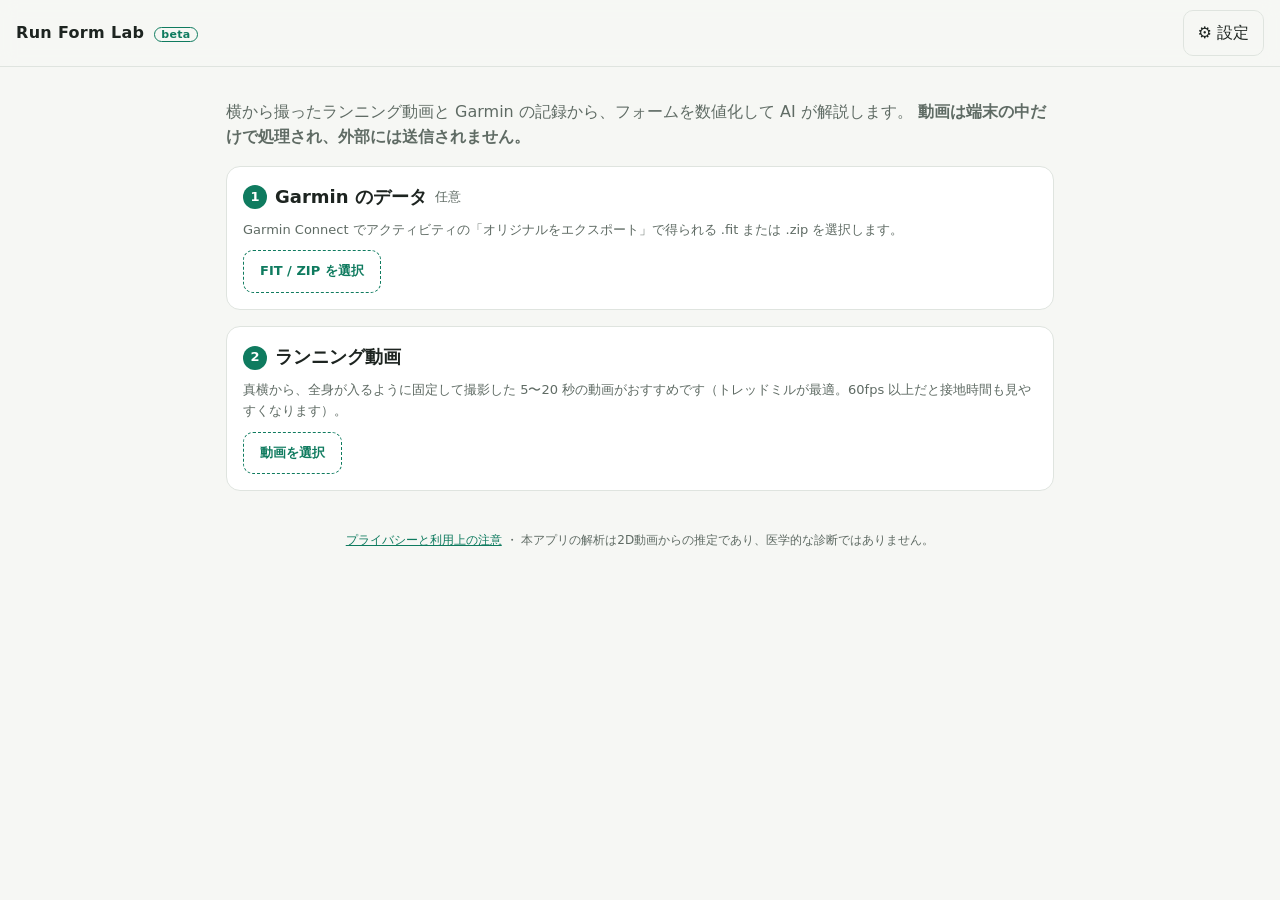
<file: index.html>
<!doctype html>
<html lang="ja">
<head>
  <meta charset="utf-8">
  <meta name="viewport" content="width=device-width, initial-scale=1">
  <title>Run Form Lab — ランニングフォーム分析</title>
  <meta name="description" content="ランニング動画と Garmin のデータから、ブラウザ内でフォームを分析し AI が改善点を解説します。動画はサーバーに送信されません。">
  <link rel="icon" href="favicon.ico" sizes="any">
  <link rel="icon" href="icons/icon.svg" type="image/svg+xml">
  <link rel="apple-touch-icon" href="icons/apple-touch-icon.png">
  <link rel="manifest" href="manifest.webmanifest">
  <meta name="theme-color" content="#0f7b5f">
  <link rel="stylesheet" href="css/style.css">
</head>
<body>
  <header class="topbar">
    <div class="brand">Run Form Lab <span class="badge">beta</span></div>
    <button id="openSettings" class="ghost" aria-label="設定">⚙ 設定</button>
  </header>

  <main>
    <p class="lead">横から撮ったランニング動画と Garmin の記録から、フォームを数値化して AI が解説します。
      <strong>動画は端末の中だけで処理され、外部には送信されません。</strong></p>

    <!-- ① Garmin -->
    <section class="card" id="secFit">
      <h2><span class="step">1</span>Garmin のデータ <small>任意</small></h2>
      <p class="hint">Garmin Connect でアクティビティの「オリジナルをエクスポート」で得られる .fit または .zip を選択します。</p>
      <label class="file"><input type="file" id="fitInput" accept=".fit,.zip"><span>FIT / ZIP を選択</span></label>
      <div id="fitInfo" class="hidden">
        <div id="fitSummary" class="stats"></div>
        <canvas id="fitChart" height="140"></canvas>
        <div class="row">
          <label>動画と比べる区間の開始
            <input type="range" id="fitStart" min="0" max="0" step="1" value="0">
          </label>
          <output id="fitStartLabel"></output>
        </div>
        <div class="row">
          <label>区間の長さ
            <select id="fitWindowLen">
              <option value="30">30秒</option>
              <option value="60" selected>1分</option>
              <option value="180">3分</option>
              <option value="0">全体</option>
            </select>
          </label>
        </div>
        <div id="fitWindowStats" class="stats compact"></div>
      </div>
    </section>

    <!-- ② 動画 -->
    <section class="card" id="secVideo">
      <h2><span class="step">2</span>ランニング動画</h2>
      <p class="hint">真横から、全身が入るように固定して撮影した 5〜20 秒の動画がおすすめです（トレッドミルが最適。60fps 以上だと接地時間も見やすくなります）。</p>
      <label class="file"><input type="file" id="videoInput" accept="video/*"><span>動画を選択</span></label>
      <div id="videoBox" class="hidden">
        <div class="stage">
          <video id="video" playsinline muted controls preload="auto"></video>
          <canvas id="overlay"></canvas>
        </div>

        <div id="syncBox" class="sync hidden">
          <div class="sync-head">
            <h3>Garmin との時刻同期</h3>
            <span id="syncBadge" class="pill"></span>
          </div>
          <p class="sync-line">動画 <b id="syncVideoNow">0:00.0</b> ＝ アクティビティ <b id="syncFitNow">—</b> <span id="syncClock" class="muted"></span></p>
          <div id="liveStats" class="stats compact live"></div>
          <div class="nudges" role="group" aria-label="同期の微調整">
            <button type="button" data-d="-10">−10秒</button><button type="button" data-d="-1">−1秒</button><button type="button" data-d="-0.2">−0.2</button>
            <button type="button" data-d="0.2">＋0.2</button><button type="button" data-d="1">＋1秒</button><button type="button" data-d="10">＋10秒</button>
          </div>
          <details class="sync-more">
            <summary>目印を使って正確に合わせる</summary>
            <p class="hint">動画を目印の瞬間で一時停止してから、対応する Garmin の時刻を選んでください。</p>
            <div class="row">
              <label>ラップボタンを押した瞬間に合わせる <select id="lapSelect"></select></label>
              <button type="button" id="alignLap" class="ghost">合わせる</button>
            </div>
            <div class="row">
              <label>時計に表示されている時刻に合わせる（時:分:秒）<input type="text" id="clockInput" inputmode="numeric" placeholder="例: 7:12:34"></label>
              <button type="button" id="alignClock" class="ghost">合わせる</button>
            </div>
            <p class="hint">おすすめは、撮影を始めたら時計のラップボタンを1回押すこと。動画でボタンを押した瞬間に止めて「ラップ」で合わせれば、ほぼ1秒以内に揃います。</p>
            <button type="button" id="resetSync" class="ghost">自動推定に戻す</button>
          </details>
          <label class="check"><input type="checkbox" id="linkWindow" checked> Garmin の比較区間を動画の解析区間に連動させる</label>
        </div>
        <div class="grid2">
          <label>解析開始（秒）<input type="number" id="segStart" min="0" step="0.1" value="0"></label>
          <label>解析終了（秒）<input type="number" id="segEnd" min="0" step="0.1" value="10"></label>
          <label>解析の細かさ
            <select id="fps"><option value="30">30fps</option><option value="60" selected>60fps</option></select>
          </label>
          <label>骨格モデル <select id="variant"></select></label>
          <label>身長（cm・任意）<input type="number" id="height" min="100" max="230" step="1" placeholder="例: 170"></label>
        </div>
        <div class="actions">
          <button id="runPose" class="primary">フォームを解析</button>
          <button id="cancelPose" class="ghost hidden">中止</button>
        </div>
        <div id="poseProgress" class="progress hidden"><div></div><span></span></div>
      </div>
    </section>

    <!-- ③ 結果 -->
    <section class="card hidden" id="secResult">
      <h2><span class="step">3</span>解析結果</h2>
      <ul id="warnings" class="warnings"></ul>
      <div id="metricCards" class="stats"></div>
      <h3>左右比較</h3>
      <div class="table-wrap"><table id="lrTable"></table></div>
      <h3>代表フレーム</h3>
      <div id="keyframes" class="keyframes"></div>
    </section>

    <!-- ④ AI -->
    <section class="card hidden" id="secAI">
      <h2><span class="step">4</span>AI コーチの解説</h2>
      <p class="hint" id="aiProviderNote"></p>
      <details class="sendbox">
        <summary>AI に送信する内容を確認</summary>
        <p class="hint">送信されるのは下記の数値と、骨格を重ねた代表フレーム画像（数枚）のみです。動画そのものは送信しません。</p>
        <pre id="aiPayload"></pre>
      </details>
      <div class="actions">
        <button id="runAI" class="primary">AI に解説してもらう</button>
        <button id="exportJson" class="ghost">結果を JSON で保存</button>
      </div>
      <div id="aiStatus" class="hint"></div>
      <article id="aiResult" class="ai-result"></article>
    </section>

    <footer class="foot">
      <a href="privacy.html">プライバシーと利用上の注意</a> ・ 本アプリの解析は2D動画からの推定であり、医学的な診断ではありません。
    </footer>
  </main>

  <!-- 設定ダイアログ -->
  <dialog id="settings">
    <form method="dialog" class="settings-form">
      <h2>AI の設定</h2>
      <label>プロバイダ <select id="provider"></select></label>
      <label>API キー
        <input type="password" id="apiKey" autocomplete="off" spellcheck="false">
      </label>
      <p class="hint" id="keyHint"></p>
      <label class="check"><input type="checkbox" id="rememberKey"> この端末に API キーを保存する</label>
      <label>モデル
        <div class="inline">
          <input type="text" id="model" list="modelList" spellcheck="false">
          <button type="button" id="fetchModels" class="ghost">一覧を取得</button>
        </div>
        <datalist id="modelList"></datalist>
      </label>
      <p class="hint">API キーはあなたのブラウザから各社の API に直接送られ、このサイトのサーバーには送信されません。無料枠の入力データはサービス改善に使われる場合があります。各社の規約をご確認ください。</p>
      <div class="actions"><button value="close" class="primary">閉じる</button></div>
    </form>
  </dialog>

  <script type="module" src="js/main.js"></script>
</body>
</html>
</file>
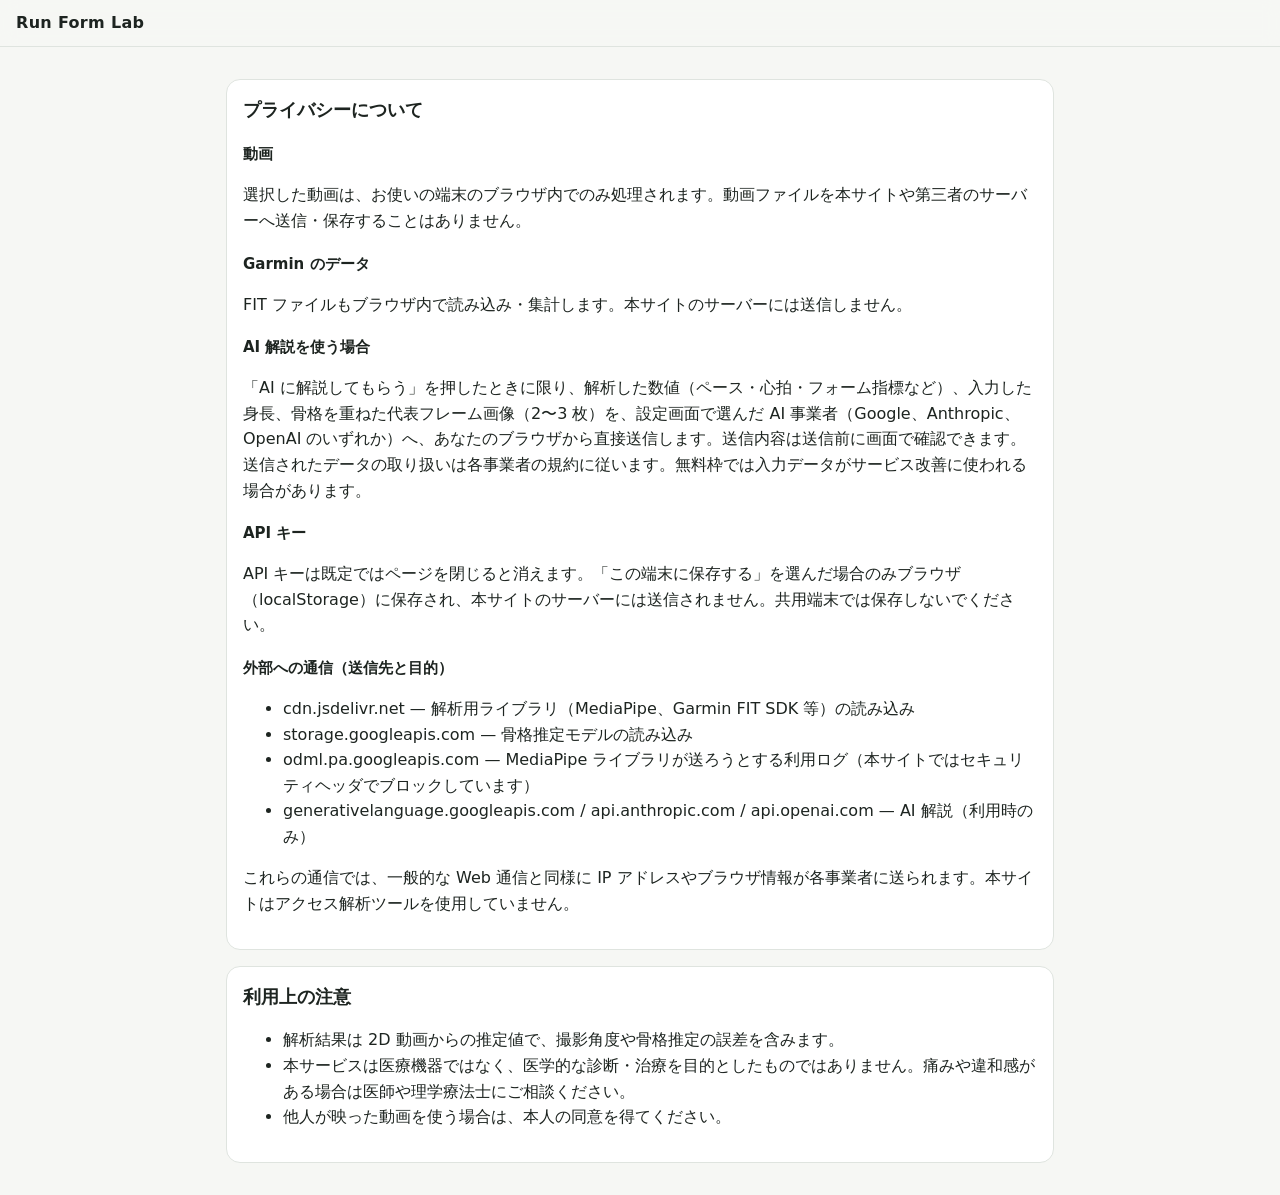
<file: privacy.html>
<!doctype html>
<html lang="ja">
<head>
  <meta charset="utf-8">
  <meta name="viewport" content="width=device-width, initial-scale=1">
  <title>プライバシーと利用上の注意 — Run Form Lab</title>
  <link rel="icon" href="favicon.ico" sizes="any">
  <link rel="icon" href="icons/icon.svg" type="image/svg+xml">
  <link rel="apple-touch-icon" href="icons/apple-touch-icon.png">
  <link rel="manifest" href="manifest.webmanifest">
  <meta name="theme-color" content="#0f7b5f">
  <link rel="stylesheet" href="css/style.css">
</head>
<body>
  <header class="topbar"><div class="brand"><a href="./" style="color:inherit;text-decoration:none">Run Form Lab</a></div></header>
  <main>
    <section class="card">
      <h2>プライバシーについて</h2>
      <h3>動画</h3>
      <p>選択した動画は、お使いの端末のブラウザ内でのみ処理されます。動画ファイルを本サイトや第三者のサーバーへ送信・保存することはありません。</p>
      <h3>Garmin のデータ</h3>
      <p>FIT ファイルもブラウザ内で読み込み・集計します。本サイトのサーバーには送信しません。</p>
      <h3>AI 解説を使う場合</h3>
      <p>「AI に解説してもらう」を押したときに限り、解析した数値（ペース・心拍・フォーム指標など）、入力した身長、骨格を重ねた代表フレーム画像（2〜3 枚）を、設定画面で選んだ AI 事業者（Google、Anthropic、OpenAI のいずれか）へ、あなたのブラウザから直接送信します。送信内容は送信前に画面で確認できます。送信されたデータの取り扱いは各事業者の規約に従います。無料枠では入力データがサービス改善に使われる場合があります。</p>
      <h3>API キー</h3>
      <p>API キーは既定ではページを閉じると消えます。「この端末に保存する」を選んだ場合のみブラウザ（localStorage）に保存され、本サイトのサーバーには送信されません。共用端末では保存しないでください。</p>
      <h3>外部への通信（送信先と目的）</h3>
      <ul>
        <li>cdn.jsdelivr.net — 解析用ライブラリ（MediaPipe、Garmin FIT SDK 等）の読み込み</li>
        <li>storage.googleapis.com — 骨格推定モデルの読み込み</li>
        <li>odml.pa.googleapis.com — MediaPipe ライブラリが送ろうとする利用ログ（本サイトではセキュリティヘッダでブロックしています）</li>
        <li>generativelanguage.googleapis.com / api.anthropic.com / api.openai.com — AI 解説（利用時のみ）</li>
      </ul>
      <p>これらの通信では、一般的な Web 通信と同様に IP アドレスやブラウザ情報が各事業者に送られます。本サイトはアクセス解析ツールを使用していません。</p>
    </section>
    <section class="card">
      <h2>利用上の注意</h2>
      <ul>
        <li>解析結果は 2D 動画からの推定値で、撮影角度や骨格推定の誤差を含みます。</li>
        <li>本サービスは医療機器ではなく、医学的な診断・治療を目的としたものではありません。痛みや違和感がある場合は医師や理学療法士にご相談ください。</li>
        <li>他人が映った動画を使う場合は、本人の同意を得てください。</li>
      </ul>
    </section>
  </main>
</body>
</html>
</file>
<file: css/style.css>
:root {
  --bg: #f6f7f4; --surface: #ffffff; --text: #1d2420; --muted: #5f6b64; --line: #dfe4df;
  --accent: #0f7b5f; --accent-ink: #ffffff; --warn-bg: #fff6e0; --warn-ink: #7a5300;
  --left: #e4572e; --right: #2e86de; --radius: 14px;
  color-scheme: light;
}
@media (prefers-color-scheme: dark) {
  :root {
    --bg: #111513; --surface: #1a201d; --text: #e7ece9; --muted: #9aa6a0; --line: #2c3430;
    --accent: #3fc79c; --accent-ink: #0b1310; --warn-bg: #3a2f12; --warn-ink: #f3d48a;
    color-scheme: dark;
  }
}
* { box-sizing: border-box; }
body {
  margin: 0; background: var(--bg); color: var(--text);
  font-family: system-ui, -apple-system, "Hiragino Sans", "Noto Sans JP", sans-serif;
  line-height: 1.6; -webkit-text-size-adjust: 100%;
}
.topbar {
  position: sticky; top: 0; z-index: 5; display: flex; justify-content: space-between; align-items: center;
  padding: 10px 16px; background: color-mix(in srgb, var(--bg) 88%, transparent); backdrop-filter: blur(8px);
  border-bottom: 1px solid var(--line);
}
.brand { font-weight: 700; letter-spacing: .02em; }
.badge { font-size: 11px; font-weight: 600; color: var(--accent); border: 1px solid var(--accent); border-radius: 999px; padding: 0 6px; margin-left: 4px; }
main { max-width: 860px; margin: 0 auto; padding: 16px; }
.lead { color: var(--muted); }
.card { background: var(--surface); border: 1px solid var(--line); border-radius: var(--radius); padding: 16px; margin: 16px 0; }
h2 { font-size: 18px; margin: 0 0 8px; display: flex; align-items: center; gap: 8px; }
h2 small { font-weight: 400; color: var(--muted); font-size: 13px; }
h3 { font-size: 15px; margin: 18px 0 8px; }
.step { display: inline-grid; place-items: center; width: 24px; height: 24px; border-radius: 50%; background: var(--accent); color: var(--accent-ink); font-size: 13px; }
.hint { color: var(--muted); font-size: 13px; margin: 4px 0 10px; }
.hidden { display: none !important; }
button { font: inherit; border-radius: 10px; padding: 9px 14px; border: 1px solid var(--line); background: var(--surface); color: var(--text); cursor: pointer; }
button.primary { background: var(--accent); color: var(--accent-ink); border-color: var(--accent); font-weight: 600; }
button.ghost { background: transparent; }
button:disabled { opacity: .5; cursor: progress; }
input, select { font: inherit; color: var(--text); background: var(--bg); border: 1px solid var(--line); border-radius: 8px; padding: 7px 9px; width: 100%; }
input[type=range] { padding: 0; }
input[type=checkbox] { width: auto; }
label { display: block; font-size: 13px; color: var(--muted); }
label > input, label > select, label > .inline { margin-top: 4px; }
.file input { display: none; }
.file span { display: inline-block; padding: 10px 16px; border: 1.5px dashed var(--accent); border-radius: 10px; color: var(--accent); font-weight: 600; cursor: pointer; }
.row { display: flex; align-items: end; gap: 10px; margin-top: 10px; }
.row label { flex: 1; }
.grid2 { display: grid; grid-template-columns: repeat(auto-fit, minmax(150px, 1fr)); gap: 10px; margin-top: 12px; }
.actions { display: flex; gap: 8px; flex-wrap: wrap; margin-top: 12px; }
.inline { display: flex; gap: 6px; }
.check { display: flex; gap: 8px; align-items: center; margin: 6px 0; }
.stage { position: relative; background: #000; border-radius: 10px; overflow: hidden; }
.stage video { display: block; width: 100%; max-height: 70vh; }
.stage canvas { position: absolute; inset: 0; width: 100%; height: 100%; pointer-events: none; }
.progress { position: relative; height: 22px; background: var(--bg); border-radius: 999px; overflow: hidden; margin-top: 10px; border: 1px solid var(--line); }
.progress div { height: 100%; width: 0; background: var(--accent); transition: width .2s; }
.progress span { position: absolute; inset: 0; display: grid; place-items: center; font-size: 12px; }
.stats { display: grid; grid-template-columns: repeat(auto-fill, minmax(130px, 1fr)); gap: 8px; margin: 10px 0; }
.stat { background: var(--bg); border-radius: 10px; padding: 8px 10px; }
.stat .k { font-size: 12px; color: var(--muted); }
.stat .v { font-size: 20px; font-weight: 700; font-variant-numeric: tabular-nums; }
.stat .v small { font-size: 12px; font-weight: 500; color: var(--muted); margin-left: 2px; }
.stats.compact .stat .v { font-size: 16px; }
#fitChart { width: 100%; margin-top: 6px; }
.warnings { list-style: none; padding: 0; margin: 0; }
.warnings li { background: var(--warn-bg); color: var(--warn-ink); border-radius: 8px; padding: 6px 10px; margin-bottom: 6px; font-size: 13px; }
.table-wrap { overflow-x: auto; }
table { border-collapse: collapse; width: 100%; font-size: 14px; font-variant-numeric: tabular-nums; }
th, td { padding: 6px 8px; border-bottom: 1px solid var(--line); text-align: right; white-space: nowrap; }
th:first-child, td:first-child { text-align: left; }
th.l { color: var(--left); } th.r { color: var(--right); }
.keyframes { display: grid; grid-template-columns: repeat(auto-fill, minmax(200px, 1fr)); gap: 8px; }
.keyframes figure { margin: 0; }
.keyframes img { width: 100%; border-radius: 8px; display: block; }
.keyframes figcaption { font-size: 12px; color: var(--muted); }
.sendbox pre { max-height: 260px; overflow: auto; font-size: 12px; background: var(--bg); padding: 8px; border-radius: 8px; }
.ai-result h2, .ai-result h3 { margin-top: 18px; }
.ai-result ul, .ai-result ol { padding-left: 1.3em; }
dialog { border: 1px solid var(--line); border-radius: var(--radius); background: var(--surface); color: var(--text); width: min(520px, calc(100vw - 32px)); padding: 0; }
dialog::backdrop { background: rgb(0 0 0 / .4); }
.settings-form { padding: 18px; display: grid; gap: 10px; }
.foot { color: var(--muted); font-size: 12px; text-align: center; padding: 24px 0 40px; }
.foot a { color: var(--accent); }
.sync { margin-top: 12px; padding: 12px; border: 1px solid var(--line); border-radius: 12px; }
.sync-head { display: flex; justify-content: space-between; align-items: center; gap: 8px; }
.sync-head h3 { margin: 0; }
.pill { font-size: 11px; border-radius: 999px; padding: 2px 8px; background: var(--bg); color: var(--muted); white-space: nowrap; }
.pill.ok { background: color-mix(in srgb, var(--accent) 18%, transparent); color: var(--accent); }
.pill.warn { background: var(--warn-bg); color: var(--warn-ink); }
.sync-line { margin: 8px 0 4px; font-variant-numeric: tabular-nums; }
.muted { color: var(--muted); font-size: 13px; }
.nudges { display: grid; grid-template-columns: repeat(6, 1fr); gap: 4px; margin: 8px 0; }
.nudges button { padding: 7px 0; font-size: 13px; font-variant-numeric: tabular-nums; }
.sync-more { margin: 6px 0; }
.sync-more summary { cursor: pointer; font-size: 14px; color: var(--accent); }
.stats.live { margin: 6px 0; }
.stats.live .stat { padding: 6px 8px; }
</file>
